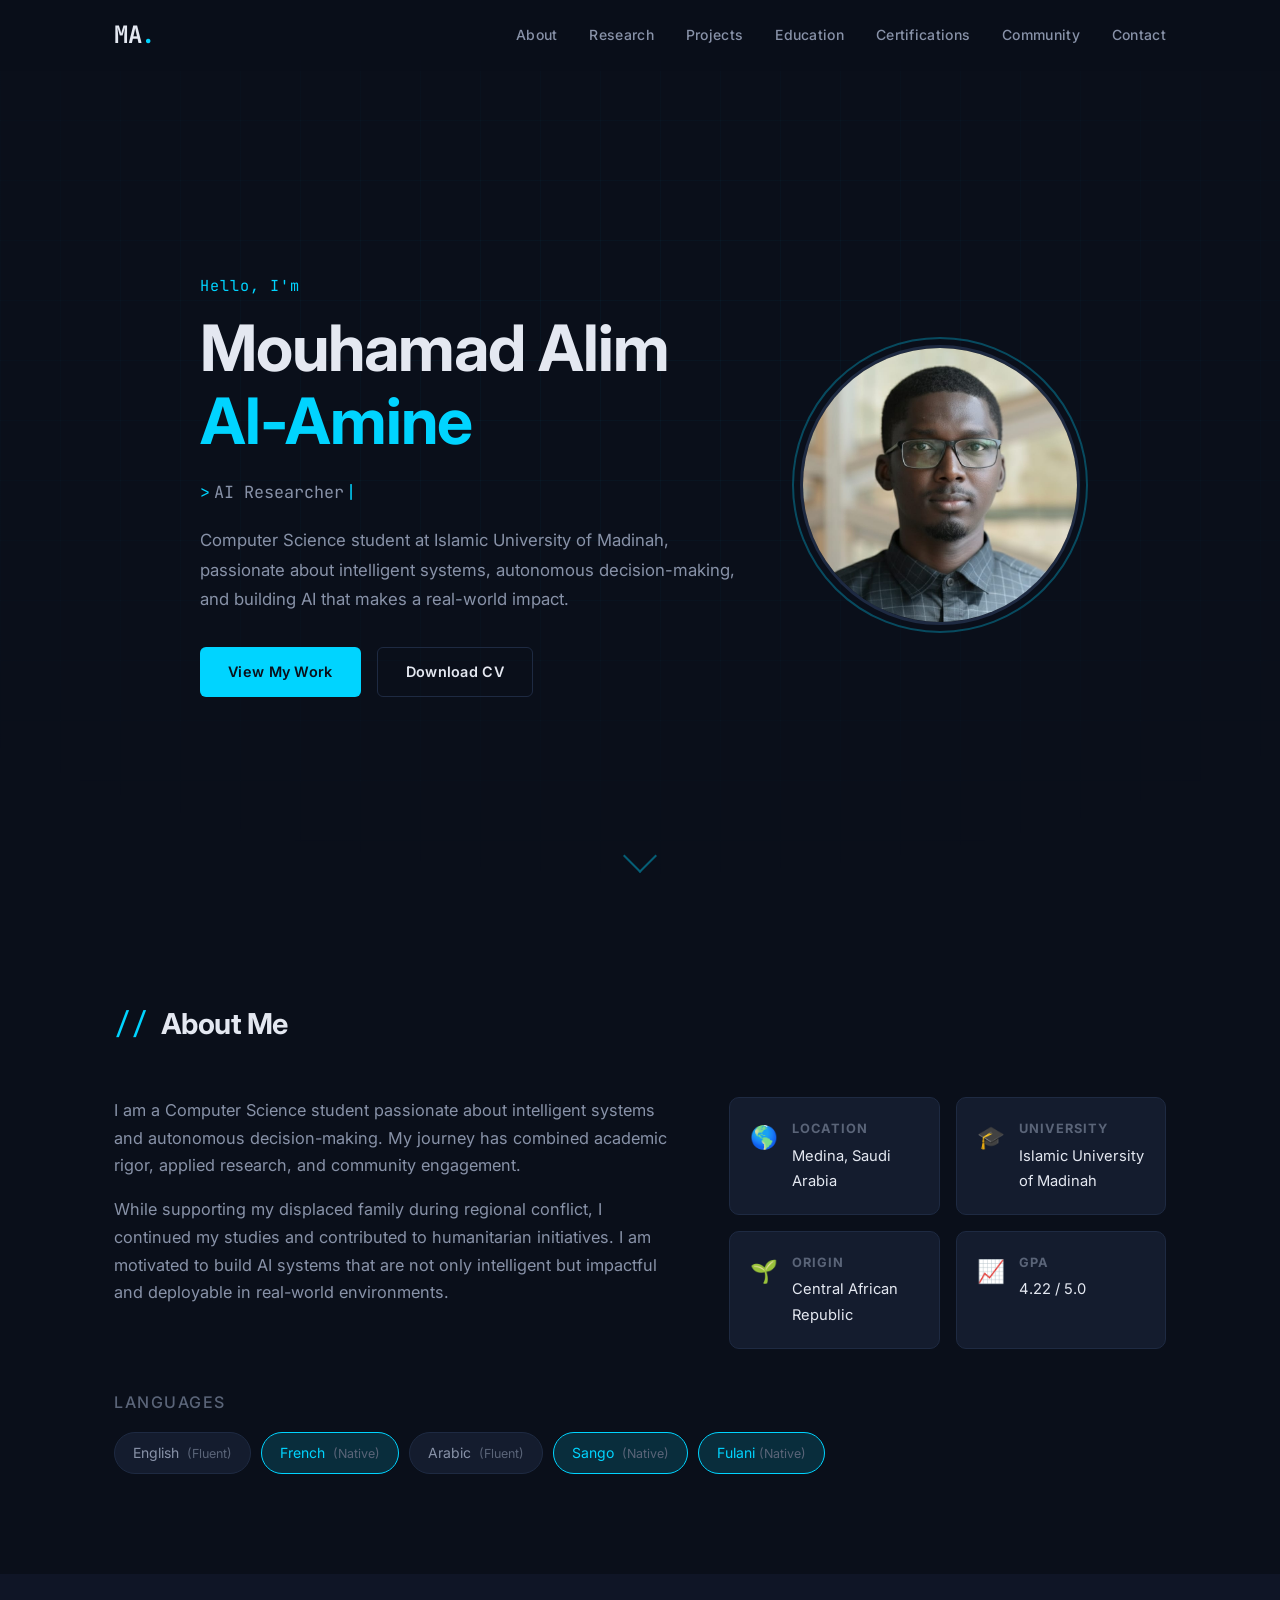
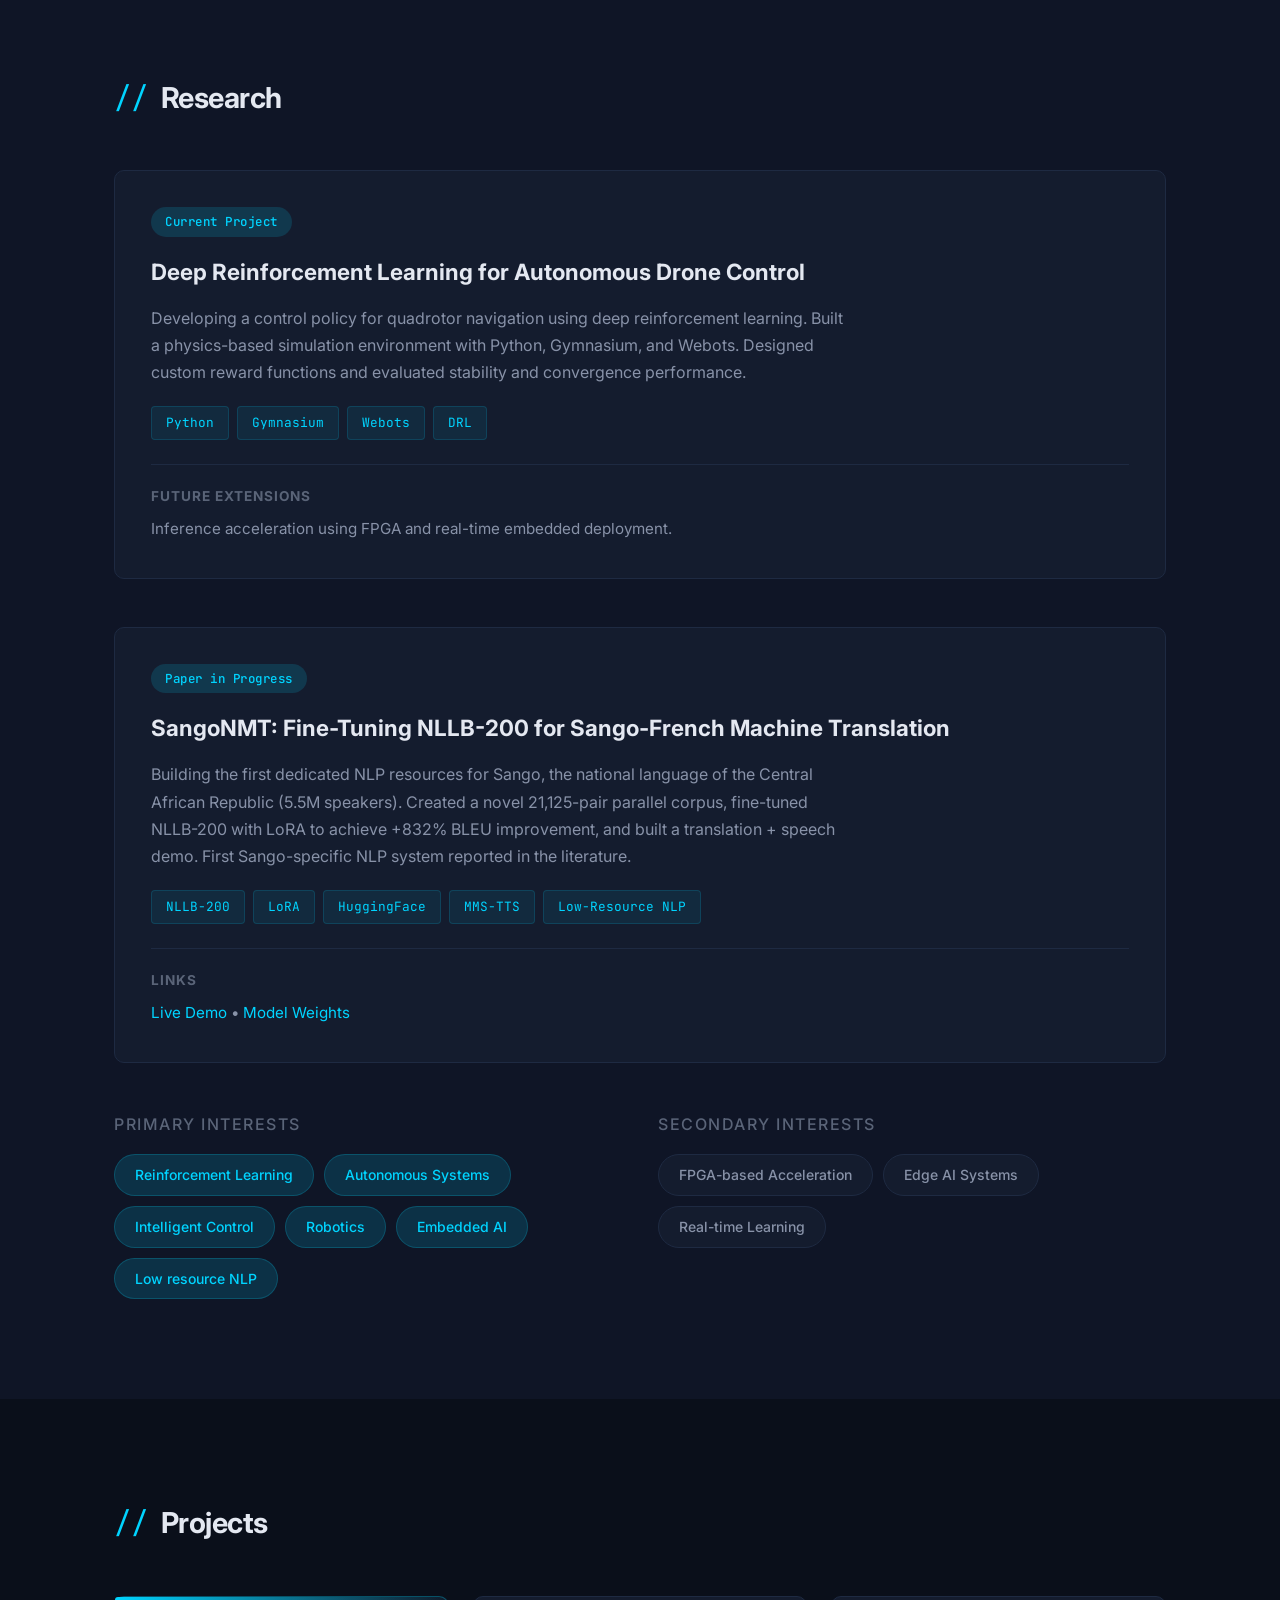
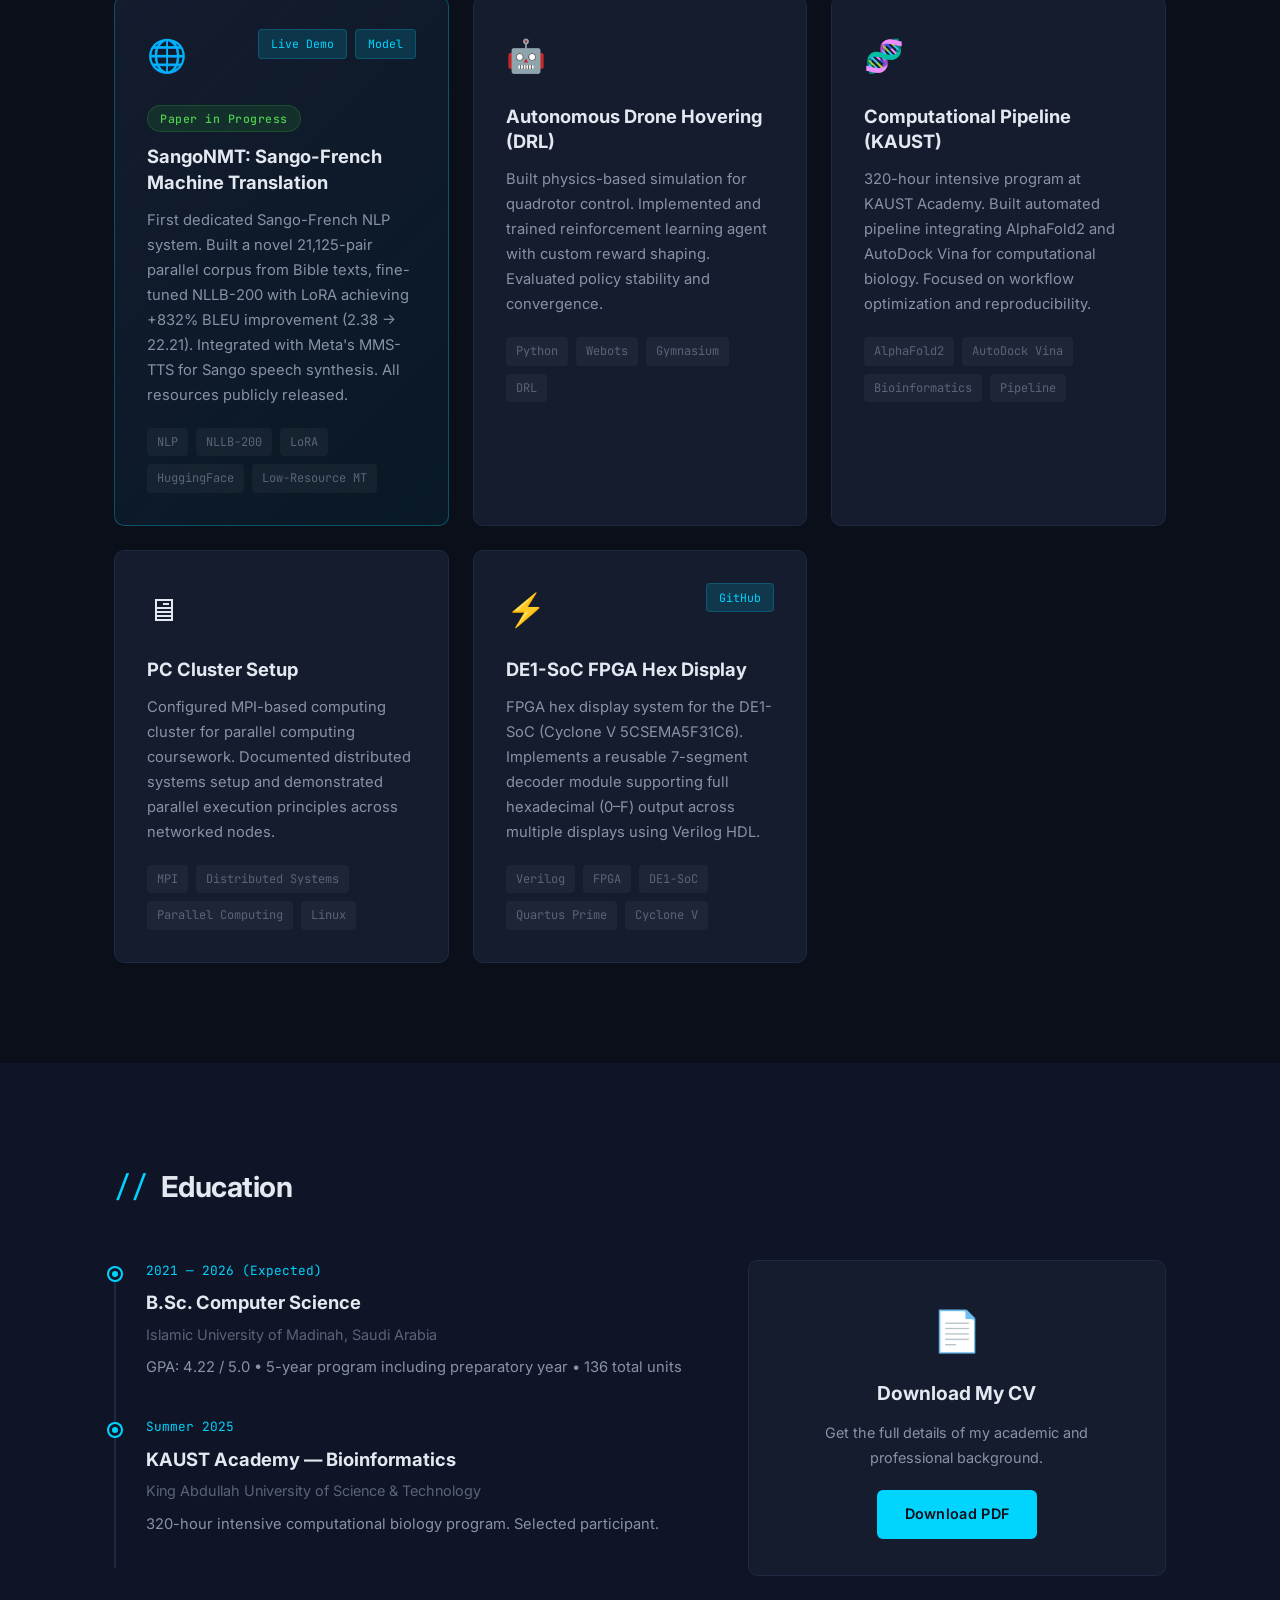
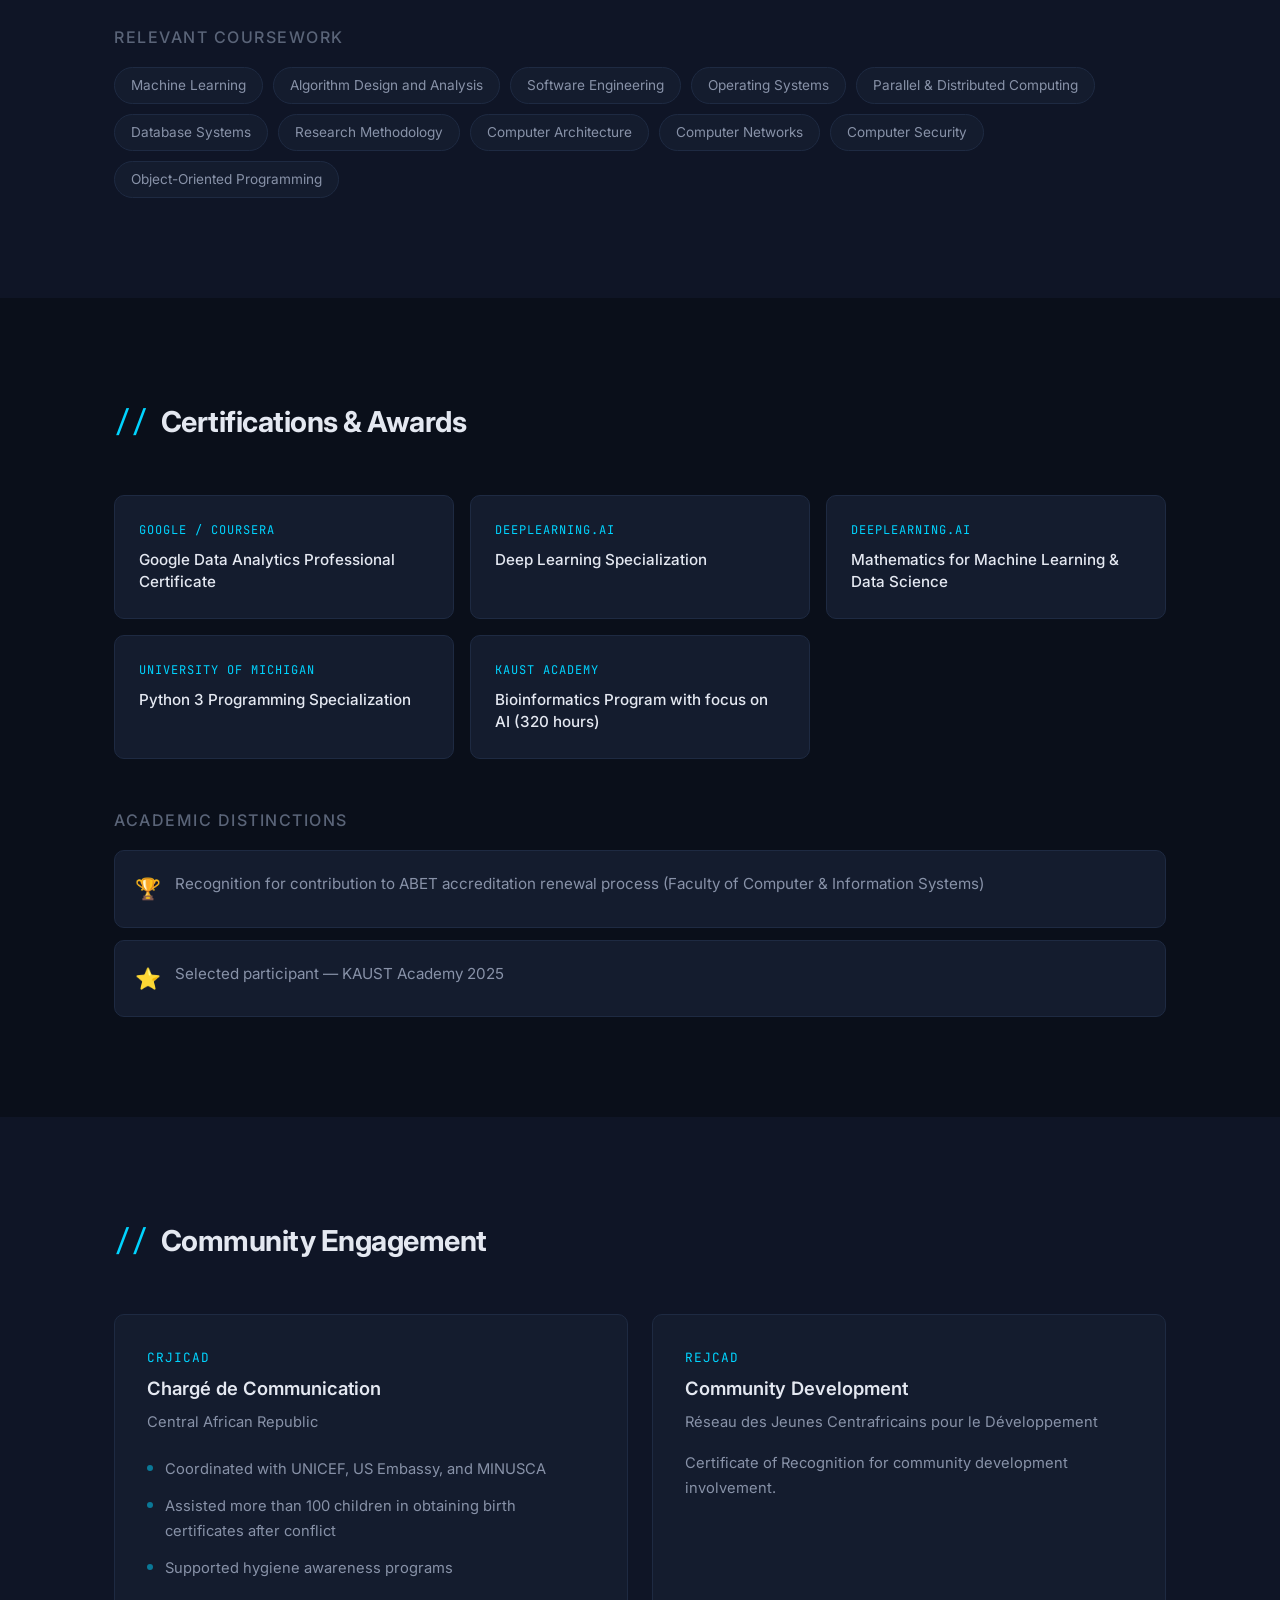
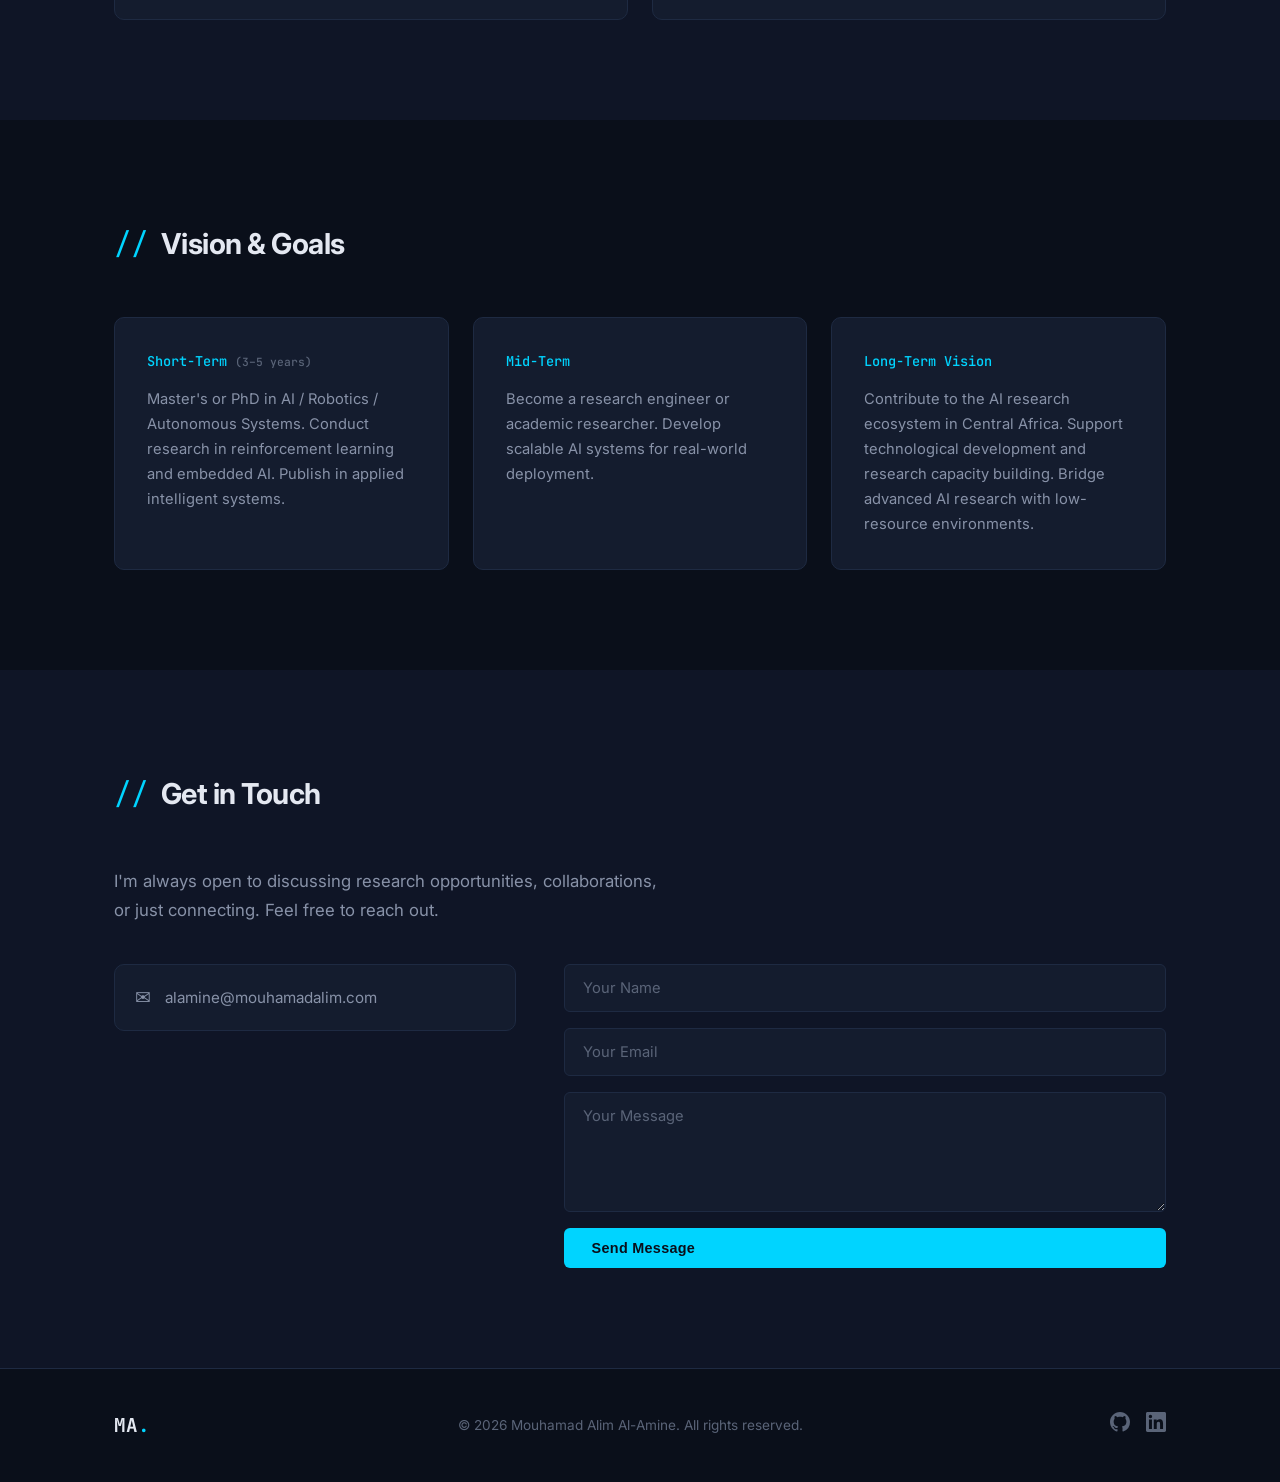
<file: index.html>
<!DOCTYPE html>
<html lang="en">
<head>
    <meta charset="UTF-8">
    <meta name="viewport" content="width=device-width, initial-scale=1.0">
    <title>Mouhamad Alim Al-Amine | AI Researcher & CS Student</title>
    <meta name="description" content="Personal portfolio of Mouhamad Alim Al-Amine — Computer Science student, AI researcher, and community advocate.">
    <link rel="icon" type="image/svg+xml" href="assets/favicon.svg">
    <link rel="preconnect" href="https://fonts.googleapis.com">
    <link rel="preconnect" href="https://fonts.gstatic.com" crossorigin>
    <link href="https://fonts.googleapis.com/css2?family=Inter:wght@300;400;500;600;700&family=JetBrains+Mono:wght@400;500&display=swap" rel="stylesheet">
    <link rel="stylesheet" href="css/style.css">
</head>
<body>

    <!-- Navigation -->
    <nav class="navbar" id="navbar">
        <div class="nav-container">
            <a href="#hero" class="nav-logo">MA<span class="accent">.</span></a>
            <button class="nav-toggle" id="nav-toggle" aria-label="Toggle menu">
                <span></span><span></span><span></span>
            </button>
            <ul class="nav-links" id="nav-links">
                <li><a href="#about">About</a></li>
                <li><a href="#research">Research</a></li>
                <li><a href="#projects">Projects</a></li>
                <li><a href="#education">Education</a></li>
                <li><a href="#certifications">Certifications</a></li>
                <li><a href="#community">Community</a></li>
                <li><a href="#contact">Contact</a></li>
            </ul>
        </div>
    </nav>

    <!-- Hero Section -->
    <section class="hero" id="hero">
        <div class="hero-bg-grid"></div>
        <div class="container hero-content">
            <div class="hero-text">
                <p class="hero-greeting">Hello, I'm</p>
                <h1 class="hero-name">Mouhamad Alim<br><span class="accent">Al-Amine</span></h1>
                <div class="hero-typing">
                    <span class="typing-prefix">&gt; </span>
                    <span class="typing-text" id="typing-text"></span>
                    <span class="typing-cursor">|</span>
                </div>
                <p class="hero-description">Computer Science student at Islamic University of Madinah, passionate about intelligent systems, autonomous decision-making, and building AI that makes a real-world impact.</p>
                <div class="hero-buttons">
                    <a href="#projects" class="btn btn-primary">View My Work</a>
                    <a href="assets/resume.pdf" class="btn btn-outline" download>Download CV</a>
                </div>
            </div>
            <div class="hero-image">
                <div class="hero-photo-wrapper">
                    <img src="assets/photo.jpg" alt="Mouhamad Alim Al-Amine" class="hero-photo">
                    <div class="hero-photo-border"></div>
                </div>
            </div>
        </div>
        <a href="#about" class="scroll-indicator" aria-label="Scroll down">
            <div class="scroll-arrow"></div>
        </a>
    </section>

    <!-- About Section -->
    <section class="section" id="about">
        <div class="container">
            <h2 class="section-title"><span class="accent">//</span> About Me</h2>
            <div class="about-grid">
                <div class="about-text">
                    <p>I am a Computer Science student passionate about intelligent systems and autonomous decision-making. My journey has combined academic rigor, applied research, and community engagement.</p>
                    <p>While supporting my displaced family during regional conflict, I continued my studies and contributed to humanitarian initiatives. I am motivated to build AI systems that are not only intelligent but impactful and deployable in real-world environments.</p>
                </div>
                <div class="about-details">
                    <div class="detail-card">
                        <div class="detail-icon">&#127758;</div>
                        <div>
                            <h4>Location</h4>
                            <p>Medina, Saudi Arabia</p>
                        </div>
                    </div>
                    <div class="detail-card">
                        <div class="detail-icon">&#127891;</div>
                        <div>
                            <h4>University</h4>
                            <p>Islamic University of Madinah</p>
                        </div>
                    </div>
                    <div class="detail-card">
                        <div class="detail-icon">&#127793;</div>
                        <div>
                            <h4>Origin</h4>
                            <p>Central African Republic</p>
                        </div>
                    </div>
                    <div class="detail-card">
                        <div class="detail-icon">&#128200;</div>
                        <div>
                            <h4>GPA</h4>
                            <p>4.22 / 5.0</p>
                        </div>
                    </div>
                </div>
            </div>
            <div class="languages-section">
                <h3>Languages</h3>
                <div class="language-tags">
                    <span class="tag">English <small>(Fluent)</small></span>
                    <span class="tag tag-highlight">French <small>(Native)</small></span>
                    <span class="tag">Arabic <small>(Fluent)</small></span>
                    <span class="tag tag-highlight">Sango <small>(Native)</small></span>
                    <span class="tag tag-highlight">Fulani<small>(Native)</small></span>
                </div>
            </div>
        </div>
    </section>

    <!-- Research Section -->
    <section class="section section-alt" id="research">
        <div class="container">
            <h2 class="section-title"><span class="accent">//</span> Research</h2>

            <div class="research-current">
                <div class="research-badge">Current Project</div>
                <h3>Deep Reinforcement Learning for Autonomous Drone Control</h3>
                <p>Developing a control policy for quadrotor navigation using deep reinforcement learning. Built a physics-based simulation environment with Python, Gymnasium, and Webots. Designed custom reward functions and evaluated stability and convergence performance.</p>
                <div class="research-tech">
                    <span class="tech-tag">Python</span>
                    <span class="tech-tag">Gymnasium</span>
                    <span class="tech-tag">Webots</span>
                    <span class="tech-tag">DRL</span>
                </div>
                <div class="research-future">
                    <h4>Future Extensions</h4>
                    <p>Inference acceleration using FPGA and real-time embedded deployment.</p>
                </div>
            </div>

            <div class="research-current">
                <div class="research-badge">Paper in Progress</div>
                <h3>SangoNMT: Fine-Tuning NLLB-200 for Sango-French Machine Translation</h3>
                <p>Building the first dedicated NLP resources for Sango, the national language of the Central African Republic (5.5M speakers). Created a novel 21,125-pair parallel corpus, fine-tuned NLLB-200 with LoRA to achieve +832% BLEU improvement, and built a translation + speech demo. First Sango-specific NLP system reported in the literature.</p>
                <div class="research-tech">
                    <span class="tech-tag">NLLB-200</span>
                    <span class="tech-tag">LoRA</span>
                    <span class="tech-tag">HuggingFace</span>
                    <span class="tech-tag">MMS-TTS</span>
                    <span class="tech-tag">Low-Resource NLP</span>
                </div>
                <div class="research-future">
                    <h4>Links</h4>
                    <p><a href="https://huggingface.co/spaces/alaminerca/sango-french-translator" target="_blank" rel="noopener">Live Demo</a> &bull; <a href="https://huggingface.co/alaminerca/nllb-sango-french" target="_blank" rel="noopener">Model Weights</a></p>
                </div>
            </div>

            <div class="research-interests">
                <div class="interests-group">
                    <h3>Primary Interests</h3>
                    <div class="interest-tags">
                        <span class="interest-tag primary">Reinforcement Learning</span>
                        <span class="interest-tag primary">Autonomous Systems</span>
                        <span class="interest-tag primary">Intelligent Control</span>
                        <span class="interest-tag primary">Robotics</span>
                        <span class="interest-tag primary">Embedded AI</span>
						<span class="interest-tag primary">Low resource NLP</span>
                    </div>
                </div>
                <div class="interests-group">
                    <h3>Secondary Interests</h3>
                    <div class="interest-tags">
                        <span class="interest-tag secondary">FPGA-based Acceleration</span>
                        <span class="interest-tag secondary">Edge AI Systems</span>
                        <span class="interest-tag secondary">Real-time Learning</span>
                    </div>
                </div>
            </div>
        </div>
    </section>

    <!-- Projects Section -->
    <section class="section" id="projects">
        <div class="container">
            <h2 class="section-title"><span class="accent">//</span> Projects</h2>
            <div class="projects-grid">

                <div class="project-card featured fade-in">
                    <div class="project-header">
                        <div class="project-icon">&#127760;</div>
                        <div class="project-links">
                            <a href="https://huggingface.co/spaces/alaminerca/sango-french-translator" target="_blank" rel="noopener" aria-label="Live Demo" class="project-link-btn">Live Demo</a>
                            <a href="https://huggingface.co/alaminerca/nllb-sango-french" target="_blank" rel="noopener" aria-label="Model" class="project-link-btn">Model</a>
                        </div>
                    </div>
                    <div class="project-status">Paper in Progress</div>
                    <h3>SangoNMT: Sango-French Machine Translation</h3>
                    <p>First dedicated Sango-French NLP system. Built a novel 21,125-pair parallel corpus from Bible texts, fine-tuned NLLB-200 with LoRA achieving +832% BLEU improvement (2.38 &rarr; 22.21). Integrated with Meta's MMS-TTS for Sango speech synthesis. All resources publicly released.</p>
                    <div class="project-tags">
                        <span>NLP</span>
                        <span>NLLB-200</span>
                        <span>LoRA</span>
                        <span>HuggingFace</span>
                        <span>Low-Resource MT</span>
                    </div>
                </div>

                <div class="project-card fade-in">
                    <div class="project-header">
                        <div class="project-icon">&#129302;</div>
                        <div class="project-links">
                            <!-- <a href="#" aria-label="GitHub"><svg>...</svg></a> -->
                        </div>
                    </div>
                    <h3>Autonomous Drone Hovering (DRL)</h3>
                    <p>Built physics-based simulation for quadrotor control. Implemented and trained reinforcement learning agent with custom reward shaping. Evaluated policy stability and convergence.</p>
                    <div class="project-tags">
                        <span>Python</span>
                        <span>Webots</span>
                        <span>Gymnasium</span>
                        <span>DRL</span>
                    </div>
                </div>

                <div class="project-card fade-in">
                    <div class="project-header">
                        <div class="project-icon">&#129516;</div>
                        <div class="project-links"></div>
                    </div>
                    <h3>Computational Pipeline (KAUST)</h3>
                    <p>320-hour intensive program at KAUST Academy. Built automated pipeline integrating AlphaFold2 and AutoDock Vina for computational biology. Focused on workflow optimization and reproducibility.</p>
                    <div class="project-tags">
                        <span>AlphaFold2</span>
                        <span>AutoDock Vina</span>
                        <span>Bioinformatics</span>
                        <span>Pipeline</span>
                    </div>
                </div>

                <div class="project-card fade-in">
                    <div class="project-header">
                        <div class="project-icon">&#128421;</div>
                        <div class="project-links"></div>
                    </div>
                    <h3>PC Cluster Setup</h3>
                    <p>Configured MPI-based computing cluster for parallel computing coursework. Documented distributed systems setup and demonstrated parallel execution principles across networked nodes.</p>
                    <div class="project-tags">
                        <span>MPI</span>
                        <span>Distributed Systems</span>
                        <span>Parallel Computing</span>
                        <span>Linux</span>
                    </div>
                </div>

                <div class="project-card fade-in">
                    <div class="project-header">
                        <div class="project-icon">&#9889;</div>
                        <div class="project-links">
                            <a href="https://github.com/alaminerca/DE1-SoC-FPGA-Hex-Display" target="_blank" rel="noopener" aria-label="GitHub" class="project-link-btn">GitHub</a>
                        </div>
                    </div>
                    <h3>DE1-SoC FPGA Hex Display</h3>
                    <p>FPGA hex display system for the DE1-SoC (Cyclone V 5CSEMA5F31C6). Implements a reusable 7-segment decoder module supporting full hexadecimal (0&ndash;F) output across multiple displays using Verilog HDL.</p>
                    <div class="project-tags">
                        <span>Verilog</span>
                        <span>FPGA</span>
                        <span>DE1-SoC</span>
                        <span>Quartus Prime</span>
                        <span>Cyclone V</span>
                    </div>
                </div>

            </div>
        </div>
    </section>

    <!-- Education & CV Section -->
    <section class="section section-alt" id="education">
        <div class="container">
            <h2 class="section-title"><span class="accent">//</span> Education</h2>
            <div class="education-content">
                <div class="timeline">
                    <div class="timeline-item">
                        <div class="timeline-dot"></div>
                        <div class="timeline-content">
                            <span class="timeline-date">2021 &mdash; 2026 (Expected)</span>
                            <h3>B.Sc. Computer Science</h3>
                            <p class="timeline-place">Islamic University of Madinah, Saudi Arabia</p>
                            <p>GPA: 4.22 / 5.0 &bull; 5-year program including preparatory year &bull; 136 total units</p>
                        </div>
                    </div>
                    <div class="timeline-item">
                        <div class="timeline-dot"></div>
                        <div class="timeline-content">
                            <span class="timeline-date">Summer 2025</span>
                            <h3>KAUST Academy &mdash; Bioinformatics</h3>
                            <p class="timeline-place">King Abdullah University of Science & Technology</p>
                            <p>320-hour intensive computational biology program. Selected participant.</p>
                        </div>
                    </div>
                </div>
                <div class="cv-download">
                    <div class="cv-card">
                        <div class="cv-icon">&#128196;</div>
                        <h3>Download My CV</h3>
                        <p>Get the full details of my academic and professional background.</p>
                        <a href="assets/resume.pdf" class="btn btn-primary" download>Download PDF</a>
                    </div>
                </div>
            </div>
            <div class="coursework-section">
                <h3>Relevant Coursework</h3>
                <div class="coursework-tags">
                    <span>Machine Learning</span>
					<span>Algorithm Design and Analysis</span>
                    <span>Software Engineering</span>
                    <span>Operating Systems</span>
                    <span>Parallel & Distributed Computing</span>
                    <span>Database Systems</span>
                    <span>Research Methodology</span>
                    <span>Computer Architecture</span>
                    <span>Computer Networks</span>
                    <span>Computer Security</span>
                    <span>Object-Oriented Programming</span>
                </div>
            </div>
        </div>
    </section>

    <!-- Certifications Section -->
    <section class="section" id="certifications">
        <div class="container">
            <h2 class="section-title"><span class="accent">//</span> Certifications & Awards</h2>
            <div class="certs-grid">
                <div class="cert-card fade-in">
                    <div class="cert-provider">Google / Coursera</div>
                    <h4>Google Data Analytics Professional Certificate</h4>
                </div>
                <div class="cert-card fade-in">
                    <div class="cert-provider">DeepLearning.AI</div>
                    <h4>Deep Learning Specialization</h4>
                </div>
                <div class="cert-card fade-in">
                    <div class="cert-provider">DeepLearning.AI</div>
                    <h4>Mathematics for Machine Learning & Data Science</h4>
                </div>
                <div class="cert-card fade-in">
                    <div class="cert-provider">University of Michigan</div>
                    <h4>Python 3 Programming Specialization</h4>
                </div>
                <div class="cert-card fade-in">
                    <div class="cert-provider">KAUST Academy</div>
                    <h4>Bioinformatics Program with focus on AI (320 hours)</h4>
                </div>
            </div>
            <div class="distinctions">
                <h3>Academic Distinctions</h3>
                <div class="distinction-items">
                    <div class="distinction-item">
                        <span class="distinction-icon">&#127942;</span>
                        <p>Recognition for contribution to ABET accreditation renewal process (Faculty of Computer & Information Systems)</p>
                    </div>
                    <div class="distinction-item">
                        <span class="distinction-icon">&#11088;</span>
                        <p>Selected participant &mdash; KAUST Academy 2025</p>
                    </div>
                </div>
            </div>
        </div>
    </section>

    <!-- Community Section -->
    <section class="section section-alt" id="community">
        <div class="container">
            <h2 class="section-title"><span class="accent">//</span> Community Engagement</h2>
            <div class="community-grid">
                <div class="community-card fade-in">
                    <div class="community-org">CRJICAD</div>
                    <div class="community-role">Charg&eacute; de Communication</div>
                    <p class="community-location">Central African Republic</p>
                    <ul class="community-list">
                        <li>Coordinated with UNICEF, US Embassy, and MINUSCA</li>
                        <li>Assisted more than 100 children in obtaining birth certificates after conflict</li>
                        <li>Supported hygiene awareness programs</li>
                    </ul>
                </div>
                <div class="community-card fade-in">
                    <div class="community-org">REJCAD</div>
                    <div class="community-role">Community Development</div>
                    <p class="community-location">R&eacute;seau des Jeunes Centrafricains pour le D&eacute;veloppement</p>
                    <p>Certificate of Recognition for community development involvement.</p>
                </div>
            </div>
        </div>
    </section>

    <!-- Aspirations Section -->
    <section class="section" id="aspirations">
        <div class="container">
            <h2 class="section-title"><span class="accent">//</span> Vision & Goals</h2>
            <div class="goals-timeline">
                <div class="goal-card">
                    <div class="goal-period">Short-Term <small>(3&ndash;5 years)</small></div>
                    <p>Master's or PhD in AI / Robotics / Autonomous Systems. Conduct research in reinforcement learning and embedded AI. Publish in applied intelligent systems.</p>
                </div>
                <div class="goal-card">
                    <div class="goal-period">Mid-Term</div>
                    <p>Become a research engineer or academic researcher. Develop scalable AI systems for real-world deployment.</p>
                </div>
                <div class="goal-card">
                    <div class="goal-period">Long-Term Vision</div>
                    <p>Contribute to the AI research ecosystem in Central Africa. Support technological development and research capacity building. Bridge advanced AI research with low-resource environments.</p>
                </div>
            </div>
        </div>
    </section>

    <!-- Contact Section -->
    <section class="section section-alt" id="contact">
        <div class="container">
            <h2 class="section-title"><span class="accent">//</span> Get in Touch</h2>
            <p class="contact-intro">I'm always open to discussing research opportunities, collaborations, or just connecting. Feel free to reach out.</p>
            <div class="contact-grid">
                <div class="contact-info">
                    <a href="mailto:alamine@mouhamadalim.com" class="contact-link">
                        <span class="contact-icon">&#9993;</span>
                        <span>alamine@mouhamadalim.com</span>
                    </a>
                </div>
                <div class="contact-form-wrapper">
                    <form class="contact-form" id="contact-form" action="https://formspree.io/f/xaqdjdad" method="POST">
                        <input type="text" name="name" placeholder="Your Name" required>
                        <input type="email" name="email" placeholder="Your Email" required>
                        <textarea name="message" placeholder="Your Message" rows="5" required></textarea>
                        <button type="submit" class="btn btn-primary" id="form-submit-btn">Send Message</button>
                    </form>
                    <div class="form-success" id="form-success">
                        <div class="success-icon">&#10003;</div>
                        <h3>Thank you!</h3>
                        <p>Your message has been received. I'll get back to you as soon as possible.</p>
                        <button class="btn btn-outline" id="form-reset-btn">Send Another Message</button>
                    </div>
                </div>
            </div>
        </div>
    </section>

    <!-- Footer -->
    <footer class="footer">
        <div class="container">
            <div class="footer-content">
                <p class="footer-logo">MA<span class="accent">.</span></p>
                <p class="footer-text">&copy; 2026 Mouhamad Alim Al-Amine. All rights reserved.</p>
                <div class="footer-links">
                    <a href="https://github.com/alaminerca" target="_blank" rel="noopener" aria-label="GitHub">
                        <svg width="20" height="20" viewBox="0 0 24 24" fill="currentColor"><path d="M12 0C5.37 0 0 5.37 0 12c0 5.31 3.435 9.795 8.205 11.385.6.105.825-.255.825-.57 0-.285-.015-1.23-.015-2.235-3.015.555-3.795-.735-4.035-1.41-.135-.345-.72-1.41-1.23-1.695-.42-.225-1.02-.78-.015-.795.945-.015 1.62.87 1.845 1.23 1.08 1.815 2.805 1.305 3.495.99.105-.78.42-1.305.765-1.605-2.67-.3-5.46-1.335-5.46-5.925 0-1.305.465-2.385 1.23-3.225-.12-.3-.54-1.53.12-3.18 0 0 1.005-.315 3.3 1.23.96-.27 1.98-.405 3-.405s2.04.135 3 .405c2.295-1.56 3.3-1.23 3.3-1.23.66 1.65.24 2.88.12 3.18.765.84 1.23 1.905 1.23 3.225 0 4.605-2.805 5.625-5.475 5.925.435.375.81 1.095.81 2.22 0 1.605-.015 2.895-.015 3.3 0 .315.225.69.825.57A12.02 12.02 0 0024 12c0-6.63-5.37-12-12-12z"/></svg>
                    </a>
                    <a href="https://www.linkedin.com/in/alaminerca/" target="_blank" rel="noopener" aria-label="LinkedIn">
                        <svg width="20" height="20" viewBox="0 0 24 24" fill="currentColor"><path d="M20.447 20.452h-3.554v-5.569c0-1.328-.027-3.037-1.852-3.037-1.853 0-2.136 1.445-2.136 2.939v5.667H9.351V9h3.414v1.561h.046c.477-.9 1.637-1.85 3.37-1.85 3.601 0 4.267 2.37 4.267 5.455v6.286zM5.337 7.433a2.062 2.062 0 01-2.063-2.065 2.064 2.064 0 112.063 2.065zm1.782 13.019H3.555V9h3.564v11.452zM22.225 0H1.771C.792 0 0 .774 0 1.729v20.542C0 23.227.792 24 1.771 24h20.451C23.2 24 24 23.227 24 22.271V1.729C24 .774 23.2 0 22.222 0h.003z"/></svg>
                    </a>
                </div>
            </div>
        </div>
    </footer>

    <script src="js/main.js"></script>
</body>
</html>
</file>
<file: css/style.css>
/* ===== CSS Variables ===== */
:root {
    --bg-primary: #0a0f1a;
    --bg-secondary: #0f1526;
    --bg-card: #141c2e;
    --bg-card-hover: #1a2540;
    --text-primary: #e4e8f1;
    --text-secondary: #8892a8;
    --text-muted: #5a6478;
    --accent: #00d4ff;
    --accent-dim: rgba(0, 212, 255, 0.15);
    --accent-glow: rgba(0, 212, 255, 0.3);
    --border: #1e2a42;
    --font-body: 'Inter', -apple-system, BlinkMacSystemFont, sans-serif;
    --font-mono: 'JetBrains Mono', 'Fira Code', monospace;
    --radius: 10px;
    --radius-sm: 6px;
    --transition: 0.3s ease;
    --max-width: 1100px;
}

/* ===== Reset ===== */
*, *::before, *::after {
    margin: 0;
    padding: 0;
    box-sizing: border-box;
}

html {
    scroll-behavior: smooth;
    scroll-padding-top: 80px;
}

body {
    font-family: var(--font-body);
    background: var(--bg-primary);
    color: var(--text-primary);
    line-height: 1.7;
    -webkit-font-smoothing: antialiased;
}

a {
    color: var(--accent);
    text-decoration: none;
    transition: color var(--transition);
}

a:hover {
    color: #fff;
}

img {
    max-width: 100%;
    display: block;
}

ul {
    list-style: none;
}

.container {
    max-width: var(--max-width);
    margin: 0 auto;
    padding: 0 24px;
}

/* ===== Navbar ===== */
.navbar {
    position: fixed;
    top: 0;
    left: 0;
    right: 0;
    z-index: 1000;
    background: rgba(10, 15, 26, 0.85);
    backdrop-filter: blur(12px);
    border-bottom: 1px solid transparent;
    transition: border-color var(--transition), background var(--transition);
}

.navbar.scrolled {
    border-bottom-color: var(--border);
    background: rgba(10, 15, 26, 0.95);
}

.nav-container {
    max-width: var(--max-width);
    margin: 0 auto;
    padding: 0 24px;
    display: flex;
    align-items: center;
    justify-content: space-between;
    height: 70px;
}

.nav-logo {
    font-family: var(--font-mono);
    font-size: 1.5rem;
    font-weight: 700;
    color: var(--text-primary);
    letter-spacing: -0.5px;
}

.nav-logo:hover {
    color: var(--text-primary);
}

.accent {
    color: var(--accent);
}

.nav-links {
    display: flex;
    gap: 32px;
}

.nav-links a {
    color: var(--text-secondary);
    font-size: 0.875rem;
    font-weight: 500;
    letter-spacing: 0.3px;
    position: relative;
    padding: 4px 0;
}

.nav-links a::after {
    content: '';
    position: absolute;
    bottom: -2px;
    left: 0;
    width: 0;
    height: 2px;
    background: var(--accent);
    transition: width var(--transition);
}

.nav-links a:hover,
.nav-links a.active {
    color: var(--text-primary);
}

.nav-links a:hover::after,
.nav-links a.active::after {
    width: 100%;
}

.nav-toggle {
    display: none;
    flex-direction: column;
    gap: 5px;
    background: none;
    border: none;
    cursor: pointer;
    padding: 4px;
}

.nav-toggle span {
    width: 24px;
    height: 2px;
    background: var(--text-primary);
    transition: var(--transition);
    border-radius: 2px;
}

/* ===== Hero ===== */
.hero {
    min-height: 100vh;
    display: flex;
    align-items: center;
    position: relative;
    overflow: hidden;
    padding-top: 70px;
}

.hero-bg-grid {
    position: absolute;
    inset: 0;
    background-image:
        linear-gradient(rgba(0, 212, 255, 0.03) 1px, transparent 1px),
        linear-gradient(90deg, rgba(0, 212, 255, 0.03) 1px, transparent 1px);
    background-size: 60px 60px;
    mask-image: radial-gradient(ellipse 80% 60% at 50% 40%, black 20%, transparent 100%);
    -webkit-mask-image: radial-gradient(ellipse 80% 60% at 50% 40%, black 20%, transparent 100%);
}

.hero-content {
    display: grid;
    grid-template-columns: 1fr auto;
    align-items: center;
    gap: 60px;
    position: relative;
    z-index: 1;
}

.hero-greeting {
    font-family: var(--font-mono);
    color: var(--accent);
    font-size: 0.95rem;
    margin-bottom: 12px;
    letter-spacing: 1px;
}

.hero-name {
    font-size: clamp(2.5rem, 5vw, 4rem);
    font-weight: 700;
    line-height: 1.15;
    margin-bottom: 20px;
    letter-spacing: -1px;
}

.hero-typing {
    font-family: var(--font-mono);
    font-size: 1.05rem;
    color: var(--text-secondary);
    margin-bottom: 20px;
    height: 1.7em;
    display: flex;
    align-items: center;
}

.typing-prefix {
    color: var(--accent);
    margin-right: 4px;
}

.typing-cursor {
    animation: blink 1s step-end infinite;
    color: var(--accent);
    margin-left: 2px;
}

@keyframes blink {
    50% { opacity: 0; }
}

.hero-description {
    color: var(--text-secondary);
    font-size: 1.05rem;
    max-width: 540px;
    margin-bottom: 32px;
    line-height: 1.75;
}

.hero-buttons {
    display: flex;
    gap: 16px;
    flex-wrap: wrap;
}

/* Buttons */
.btn {
    display: inline-flex;
    align-items: center;
    gap: 8px;
    padding: 12px 28px;
    border-radius: var(--radius-sm);
    font-weight: 600;
    font-size: 0.9rem;
    letter-spacing: 0.3px;
    transition: all var(--transition);
    cursor: pointer;
    border: none;
}

.btn-primary {
    background: var(--accent);
    color: var(--bg-primary);
}

.btn-primary:hover {
    background: #33ddff;
    color: var(--bg-primary);
    box-shadow: 0 0 24px var(--accent-glow);
    transform: translateY(-1px);
}

.btn-outline {
    background: transparent;
    color: var(--text-primary);
    border: 1.5px solid var(--border);
}

.btn-outline:hover {
    border-color: var(--accent);
    color: var(--accent);
    transform: translateY(-1px);
}

/* Hero Photo */
.hero-image {
    flex-shrink: 0;
}

.hero-photo-wrapper {
    position: relative;
    width: 280px;
    height: 280px;
}

.hero-photo {
    width: 100%;
    height: 100%;
    border-radius: 50%;
    object-fit: cover;
    border: 3px solid var(--border);
    position: relative;
    z-index: 1;
}

.hero-photo-border {
    position: absolute;
    inset: -8px;
    border-radius: 50%;
    border: 2px solid var(--accent);
    opacity: 0.3;
    animation: pulse-ring 3s ease-in-out infinite;
}

@keyframes pulse-ring {
    0%, 100% { transform: scale(1); opacity: 0.3; }
    50% { transform: scale(1.03); opacity: 0.15; }
}

.scroll-indicator {
    position: absolute;
    bottom: 32px;
    left: 50%;
    transform: translateX(-50%);
    z-index: 1;
}

.scroll-arrow {
    width: 24px;
    height: 24px;
    border-right: 2px solid var(--accent);
    border-bottom: 2px solid var(--accent);
    transform: rotate(45deg);
    opacity: 0.4;
    animation: scroll-bounce 2s ease-in-out infinite;
}

@keyframes scroll-bounce {
    0%, 100% { transform: rotate(45deg) translateY(0); opacity: 0.4; }
    50% { transform: rotate(45deg) translateY(8px); opacity: 0.8; }
}

/* ===== Sections ===== */
.section {
    padding: 100px 0;
}

.section-alt {
    background: var(--bg-secondary);
}

.section-title {
    font-size: 1.8rem;
    font-weight: 700;
    margin-bottom: 48px;
    letter-spacing: -0.5px;
}

.section-title .accent {
    font-family: var(--font-mono);
    font-weight: 400;
    margin-right: 8px;
}

/* ===== About ===== */
.about-grid {
    display: grid;
    grid-template-columns: 1.3fr 1fr;
    gap: 48px;
    margin-bottom: 40px;
}

.about-text p {
    color: var(--text-secondary);
    margin-bottom: 16px;
    font-size: 1.02rem;
}

.about-details {
    display: grid;
    grid-template-columns: 1fr 1fr;
    gap: 16px;
}

.detail-card {
    background: var(--bg-card);
    border: 1px solid var(--border);
    border-radius: var(--radius);
    padding: 20px;
    display: flex;
    gap: 14px;
    align-items: flex-start;
    transition: border-color var(--transition);
}

.detail-card:hover {
    border-color: var(--accent);
}

.detail-icon {
    font-size: 1.4rem;
    flex-shrink: 0;
}

.detail-card h4 {
    font-size: 0.8rem;
    color: var(--text-muted);
    text-transform: uppercase;
    letter-spacing: 1px;
    margin-bottom: 4px;
}

.detail-card p {
    font-size: 0.92rem;
    color: var(--text-primary);
}

.languages-section h3 {
    font-size: 1rem;
    color: var(--text-muted);
    text-transform: uppercase;
    letter-spacing: 1.5px;
    margin-bottom: 16px;
    font-weight: 500;
}

.language-tags {
    display: flex;
    flex-wrap: wrap;
    gap: 10px;
}

.tag {
    background: var(--bg-card);
    border: 1px solid var(--border);
    padding: 8px 18px;
    border-radius: 50px;
    font-size: 0.875rem;
    color: var(--text-secondary);
    transition: all var(--transition);
}

.tag:hover {
    border-color: var(--accent);
    color: var(--text-primary);
}

.tag small {
    color: var(--text-muted);
    font-size: 0.78rem;
    margin-left: 4px;
}

.tag-highlight {
    border-color: var(--accent);
    color: var(--accent);
    background: var(--accent-dim);
}

/* ===== Research ===== */
.research-current {
    background: var(--bg-card);
    border: 1px solid var(--border);
    border-radius: var(--radius);
    padding: 36px;
    margin-bottom: 48px;
    position: relative;
}

.research-badge {
    display: inline-block;
    background: var(--accent-dim);
    color: var(--accent);
    font-family: var(--font-mono);
    font-size: 0.78rem;
    font-weight: 500;
    padding: 4px 14px;
    border-radius: 50px;
    margin-bottom: 16px;
    letter-spacing: 0.5px;
}

.research-current h3 {
    font-size: 1.4rem;
    margin-bottom: 14px;
}

.research-current > p {
    color: var(--text-secondary);
    margin-bottom: 20px;
    max-width: 700px;
}

.research-tech {
    display: flex;
    flex-wrap: wrap;
    gap: 8px;
    margin-bottom: 24px;
}

.tech-tag {
    background: rgba(0, 212, 255, 0.08);
    color: var(--accent);
    font-family: var(--font-mono);
    font-size: 0.8rem;
    padding: 5px 14px;
    border-radius: 4px;
    border: 1px solid rgba(0, 212, 255, 0.15);
}

.research-future {
    border-top: 1px solid var(--border);
    padding-top: 20px;
}

.research-future h4 {
    font-size: 0.85rem;
    color: var(--text-muted);
    text-transform: uppercase;
    letter-spacing: 1px;
    margin-bottom: 8px;
}

.research-future p {
    color: var(--text-secondary);
    font-size: 0.95rem;
}

.research-interests {
    display: grid;
    grid-template-columns: 1fr 1fr;
    gap: 36px;
}

.interests-group h3 {
    font-size: 1rem;
    color: var(--text-muted);
    text-transform: uppercase;
    letter-spacing: 1.5px;
    margin-bottom: 16px;
    font-weight: 500;
}

.interest-tags {
    display: flex;
    flex-wrap: wrap;
    gap: 10px;
}

.interest-tag {
    padding: 8px 20px;
    border-radius: 50px;
    font-size: 0.875rem;
    font-weight: 500;
    transition: all var(--transition);
}

.interest-tag.primary {
    background: var(--accent-dim);
    color: var(--accent);
    border: 1px solid rgba(0, 212, 255, 0.2);
}

.interest-tag.primary:hover {
    background: rgba(0, 212, 255, 0.25);
}

.interest-tag.secondary {
    background: var(--bg-card);
    color: var(--text-secondary);
    border: 1px solid var(--border);
}

.interest-tag.secondary:hover {
    border-color: var(--accent);
    color: var(--text-primary);
}

/* ===== Projects ===== */
.projects-grid {
    display: grid;
    grid-template-columns: repeat(auto-fit, minmax(320px, 1fr));
    gap: 24px;
}

.project-card {
    background: var(--bg-card);
    border: 1px solid var(--border);
    border-radius: var(--radius);
    padding: 32px;
    transition: all var(--transition);
    position: relative;
}

.project-card::before {
    content: '';
    position: absolute;
    top: 0;
    left: 0;
    right: 0;
    height: 3px;
    background: linear-gradient(90deg, var(--accent), transparent);
    border-radius: var(--radius) var(--radius) 0 0;
    opacity: 0;
    transition: opacity var(--transition);
}

.project-card:hover {
    border-color: var(--accent);
    transform: translateY(-4px);
    box-shadow: 0 12px 40px rgba(0, 0, 0, 0.3);
}

.project-card:hover::before {
    opacity: 1;
}

.project-header {
    display: flex;
    justify-content: space-between;
    align-items: flex-start;
    margin-bottom: 20px;
}

.project-icon {
    font-size: 2rem;
}

.project-card h3 {
    font-size: 1.15rem;
    margin-bottom: 12px;
    line-height: 1.4;
}

.project-card p {
    color: var(--text-secondary);
    font-size: 0.92rem;
    margin-bottom: 20px;
    line-height: 1.7;
}

.project-tags {
    display: flex;
    flex-wrap: wrap;
    gap: 8px;
}

.project-tags span {
    font-family: var(--font-mono);
    font-size: 0.75rem;
    color: var(--text-muted);
    background: rgba(255, 255, 255, 0.04);
    padding: 4px 10px;
    border-radius: 4px;
}

/* Featured Project Card */
.project-card.featured {
    border-color: rgba(0, 212, 255, 0.3);
    background: linear-gradient(135deg, var(--bg-card), rgba(0, 212, 255, 0.05));
}

.project-card.featured::before {
    opacity: 1;
}

.project-status {
    display: inline-block;
    background: rgba(50, 205, 50, 0.12);
    color: #50d050;
    font-family: var(--font-mono);
    font-size: 0.72rem;
    font-weight: 500;
    padding: 3px 12px;
    border-radius: 50px;
    margin-bottom: 12px;
    letter-spacing: 0.5px;
    border: 1px solid rgba(50, 205, 50, 0.2);
}

.project-link-btn {
    display: inline-block;
    font-family: var(--font-mono);
    font-size: 0.72rem;
    color: var(--accent);
    background: var(--accent-dim);
    padding: 4px 12px;
    border-radius: 4px;
    border: 1px solid rgba(0, 212, 255, 0.2);
    transition: all var(--transition);
}

.project-link-btn:hover {
    background: rgba(0, 212, 255, 0.25);
    color: #fff;
}

.project-links {
    display: flex;
    gap: 8px;
}

/* ===== Education ===== */
.education-content {
    display: grid;
    grid-template-columns: 1.4fr 1fr;
    gap: 48px;
    margin-bottom: 48px;
}

.timeline {
    position: relative;
    padding-left: 32px;
}

.timeline::before {
    content: '';
    position: absolute;
    left: 0;
    top: 8px;
    bottom: 8px;
    width: 2px;
    background: var(--border);
}

.timeline-item {
    position: relative;
    margin-bottom: 36px;
}

.timeline-item:last-child {
    margin-bottom: 0;
}

.timeline-dot {
    position: absolute;
    left: -37px;
    top: 8px;
    width: 12px;
    height: 12px;
    border-radius: 50%;
    background: var(--accent);
    border: 3px solid var(--bg-primary);
    box-shadow: 0 0 0 2px var(--accent);
}

.section-alt .timeline-dot {
    border-color: var(--bg-secondary);
}

.timeline-date {
    font-family: var(--font-mono);
    font-size: 0.8rem;
    color: var(--accent);
    display: block;
    margin-bottom: 6px;
}

.timeline-content h3 {
    font-size: 1.15rem;
    margin-bottom: 4px;
}

.timeline-place {
    color: var(--text-muted);
    font-size: 0.9rem;
    margin-bottom: 8px;
}

.timeline-content > p:last-child {
    color: var(--text-secondary);
    font-size: 0.92rem;
}

.cv-card {
    background: var(--bg-card);
    border: 1px solid var(--border);
    border-radius: var(--radius);
    padding: 36px;
    text-align: center;
    display: flex;
    flex-direction: column;
    align-items: center;
    justify-content: center;
    gap: 12px;
}

.cv-icon {
    font-size: 2.5rem;
}

.cv-card h3 {
    font-size: 1.2rem;
}

.cv-card p {
    color: var(--text-secondary);
    font-size: 0.9rem;
    margin-bottom: 8px;
}

.coursework-section h3 {
    font-size: 1rem;
    color: var(--text-muted);
    text-transform: uppercase;
    letter-spacing: 1.5px;
    margin-bottom: 16px;
    font-weight: 500;
}

.coursework-tags {
    display: flex;
    flex-wrap: wrap;
    gap: 10px;
}

.coursework-tags span {
    background: var(--bg-card);
    border: 1px solid var(--border);
    padding: 6px 16px;
    border-radius: 50px;
    font-size: 0.85rem;
    color: var(--text-secondary);
    transition: all var(--transition);
}

.coursework-tags span:hover {
    border-color: var(--accent);
    color: var(--text-primary);
}

/* ===== Certifications ===== */
.certs-grid {
    display: grid;
    grid-template-columns: repeat(auto-fit, minmax(280px, 1fr));
    gap: 16px;
    margin-bottom: 48px;
}

.cert-card {
    background: var(--bg-card);
    border: 1px solid var(--border);
    border-radius: var(--radius);
    padding: 24px;
    transition: all var(--transition);
}

.cert-card:hover {
    border-color: var(--accent);
    transform: translateY(-2px);
}

.cert-provider {
    font-family: var(--font-mono);
    font-size: 0.75rem;
    color: var(--accent);
    text-transform: uppercase;
    letter-spacing: 1px;
    margin-bottom: 8px;
}

.cert-card h4 {
    font-size: 0.95rem;
    font-weight: 500;
    line-height: 1.5;
}

.distinctions h3 {
    font-size: 1rem;
    color: var(--text-muted);
    text-transform: uppercase;
    letter-spacing: 1.5px;
    margin-bottom: 16px;
    font-weight: 500;
}

.distinction-items {
    display: flex;
    flex-direction: column;
    gap: 12px;
}

.distinction-item {
    display: flex;
    align-items: flex-start;
    gap: 14px;
    background: var(--bg-card);
    border: 1px solid var(--border);
    border-radius: var(--radius);
    padding: 20px;
}

.distinction-icon {
    font-size: 1.3rem;
    flex-shrink: 0;
}

.distinction-item p {
    color: var(--text-secondary);
    font-size: 0.95rem;
}

/* ===== Community ===== */
.community-grid {
    display: grid;
    grid-template-columns: repeat(auto-fit, minmax(320px, 1fr));
    gap: 24px;
}

.community-card {
    background: var(--bg-card);
    border: 1px solid var(--border);
    border-radius: var(--radius);
    padding: 32px;
    transition: border-color var(--transition);
}

.community-card:hover {
    border-color: var(--accent);
}

.community-org {
    font-family: var(--font-mono);
    font-size: 0.8rem;
    color: var(--accent);
    text-transform: uppercase;
    letter-spacing: 1px;
    margin-bottom: 4px;
}

.community-role {
    font-size: 1.15rem;
    font-weight: 600;
    margin-bottom: 6px;
}

.community-location {
    color: var(--text-muted);
    font-size: 0.85rem;
    margin-bottom: 16px;
}

.community-list {
    list-style: none;
}

.community-list li {
    color: var(--text-secondary);
    font-size: 0.92rem;
    padding: 6px 0;
    padding-left: 18px;
    position: relative;
}

.community-list li::before {
    content: '';
    position: absolute;
    left: 0;
    top: 14px;
    width: 6px;
    height: 6px;
    border-radius: 50%;
    background: var(--accent);
    opacity: 0.5;
}

.community-card > p {
    color: var(--text-secondary);
    font-size: 0.92rem;
}

/* ===== Goals ===== */
.goals-timeline {
    display: grid;
    grid-template-columns: repeat(3, 1fr);
    gap: 24px;
}

.goal-card {
    background: var(--bg-card);
    border: 1px solid var(--border);
    border-radius: var(--radius);
    padding: 32px;
    transition: border-color var(--transition);
}

.goal-card:hover {
    border-color: var(--accent);
}

.goal-period {
    font-family: var(--font-mono);
    font-size: 0.85rem;
    color: var(--accent);
    margin-bottom: 14px;
    font-weight: 500;
}

.goal-period small {
    color: var(--text-muted);
}

.goal-card p {
    color: var(--text-secondary);
    font-size: 0.92rem;
}

/* ===== Contact ===== */
.contact-intro {
    color: var(--text-secondary);
    font-size: 1.05rem;
    max-width: 550px;
    margin-bottom: 40px;
}

.contact-grid {
    display: grid;
    grid-template-columns: 1fr 1.5fr;
    gap: 48px;
}

.contact-info {
    display: flex;
    flex-direction: column;
    gap: 16px;
}

.contact-link {
    display: flex;
    align-items: center;
    gap: 14px;
    color: var(--text-secondary);
    font-size: 0.95rem;
    padding: 16px 20px;
    background: var(--bg-card);
    border: 1px solid var(--border);
    border-radius: var(--radius);
    transition: all var(--transition);
}

.contact-link:hover {
    border-color: var(--accent);
    color: var(--text-primary);
}

.contact-icon {
    font-size: 1.2rem;
}

.contact-form {
    display: flex;
    flex-direction: column;
    gap: 16px;
}

.contact-form input,
.contact-form textarea {
    background: var(--bg-card);
    border: 1px solid var(--border);
    border-radius: var(--radius-sm);
    padding: 14px 18px;
    color: var(--text-primary);
    font-family: var(--font-body);
    font-size: 0.92rem;
    transition: border-color var(--transition);
    outline: none;
}

.contact-form input:focus,
.contact-form textarea:focus {
    border-color: var(--accent);
}

.contact-form input::placeholder,
.contact-form textarea::placeholder {
    color: var(--text-muted);
}

.contact-form textarea {
    resize: vertical;
    min-height: 120px;
}

/* Form Success State */
.contact-form-wrapper {
    position: relative;
}

.form-success {
    display: none;
    text-align: center;
    padding: 48px 24px;
    animation: fadeUp 0.5s ease;
}

.form-success.show {
    display: flex;
    flex-direction: column;
    align-items: center;
    gap: 12px;
}

.success-icon {
    width: 64px;
    height: 64px;
    border-radius: 50%;
    background: rgba(0, 212, 255, 0.12);
    color: var(--accent);
    font-size: 1.8rem;
    display: flex;
    align-items: center;
    justify-content: center;
    border: 2px solid var(--accent);
    margin-bottom: 8px;
}

.form-success h3 {
    font-size: 1.4rem;
}

.form-success p {
    color: var(--text-secondary);
    font-size: 0.95rem;
    max-width: 360px;
}

@keyframes fadeUp {
    from { opacity: 0; transform: translateY(16px); }
    to { opacity: 1; transform: translateY(0); }
}

/* ===== Footer ===== */
.footer {
    padding: 40px 0;
    border-top: 1px solid var(--border);
}

.footer-content {
    display: flex;
    align-items: center;
    justify-content: space-between;
}

.footer-logo {
    font-family: var(--font-mono);
    font-size: 1.2rem;
    font-weight: 700;
}

.footer-text {
    color: var(--text-muted);
    font-size: 0.85rem;
}

.footer-links {
    display: flex;
    gap: 16px;
}

.footer-links a {
    color: var(--text-muted);
    transition: color var(--transition);
}

.footer-links a:hover {
    color: var(--accent);
}

/* ===== Fade-in Animation ===== */
.fade-in {
    opacity: 0;
    transform: translateY(24px);
    transition: opacity 0.6s ease, transform 0.6s ease;
}

.fade-in.visible {
    opacity: 1;
    transform: translateY(0);
}

/* ===== Responsive ===== */
@media (max-width: 768px) {
    .nav-toggle {
        display: flex;
    }

    .nav-links {
        position: fixed;
        top: 70px;
        left: 0;
        right: 0;
        background: rgba(10, 15, 26, 0.98);
        backdrop-filter: blur(12px);
        flex-direction: column;
        padding: 24px;
        gap: 0;
        border-bottom: 1px solid var(--border);
        transform: translateY(-100%);
        opacity: 0;
        pointer-events: none;
        transition: all 0.35s ease;
    }

    .nav-links.open {
        transform: translateY(0);
        opacity: 1;
        pointer-events: all;
    }

    .nav-links a {
        padding: 14px 0;
        font-size: 1rem;
        display: block;
        border-bottom: 1px solid var(--border);
    }

    .nav-links li:last-child a {
        border-bottom: none;
    }

    .hero-content {
        grid-template-columns: 1fr;
        text-align: center;
        gap: 40px;
    }

    .hero-image {
        order: -1;
    }

    .hero-photo-wrapper {
        width: 200px;
        height: 200px;
        margin: 0 auto;
    }

    .hero-description {
        margin-left: auto;
        margin-right: auto;
    }

    .hero-buttons {
        justify-content: center;
    }

    .hero-typing {
        justify-content: center;
    }

    .about-grid {
        grid-template-columns: 1fr;
    }

    .about-details {
        grid-template-columns: 1fr 1fr;
    }

    .research-interests {
        grid-template-columns: 1fr;
    }

    .education-content {
        grid-template-columns: 1fr;
    }

    .goals-timeline {
        grid-template-columns: 1fr;
    }

    .contact-grid {
        grid-template-columns: 1fr;
    }

    .footer-content {
        flex-direction: column;
        gap: 16px;
        text-align: center;
    }

    .section {
        padding: 72px 0;
    }
}

@media (max-width: 480px) {
    .about-details {
        grid-template-columns: 1fr;
    }

    .projects-grid {
        grid-template-columns: 1fr;
    }

    .certs-grid {
        grid-template-columns: 1fr;
    }

    .community-grid {
        grid-template-columns: 1fr;
    }
}
</file>
